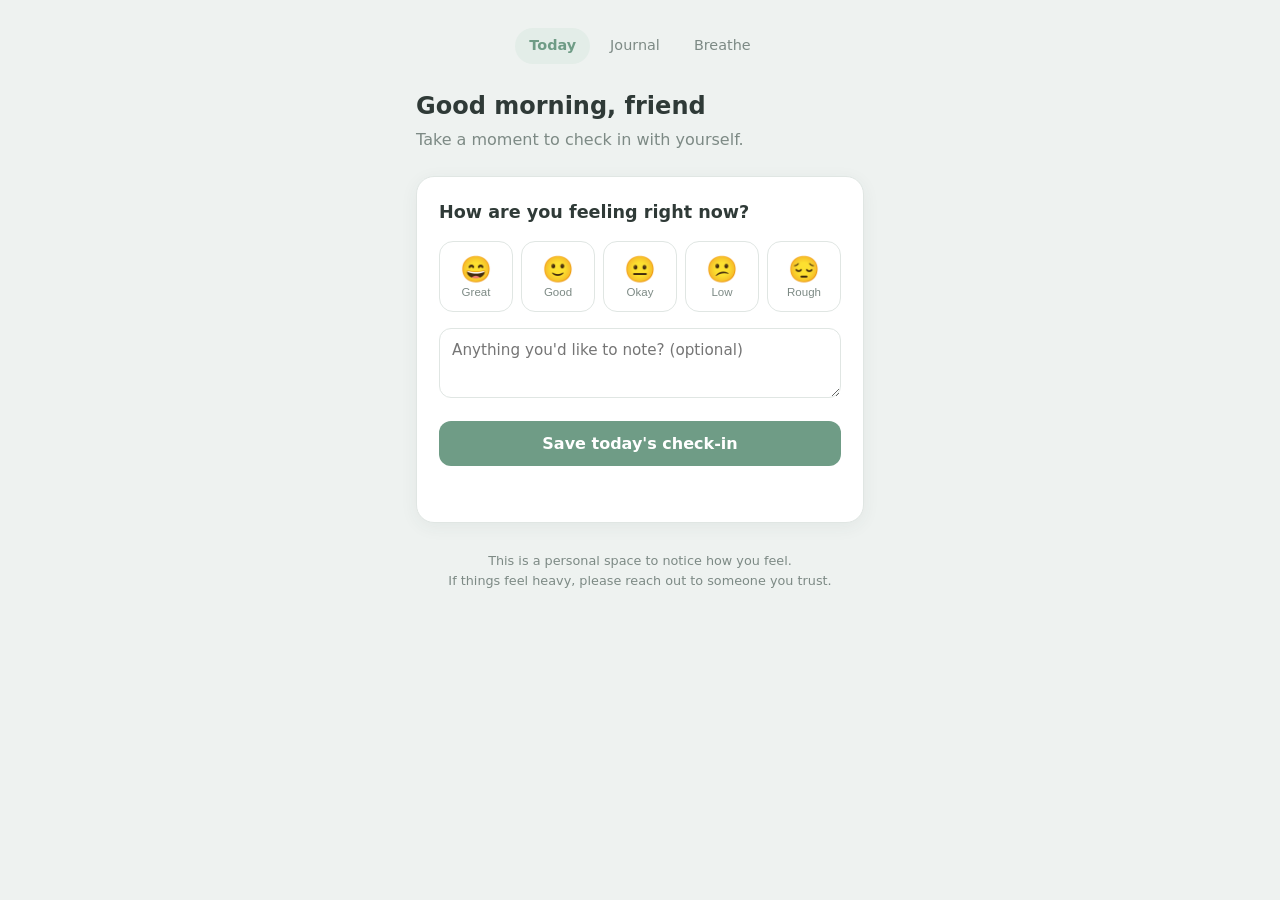
<file: index.html>
<!DOCTYPE html>
<!--
  Calm Corner - Home / daily check-in
  This is the main page. It says hello, asks how I'm feeling, and lets me
  save a quick check-in with an optional note.
-->
<html lang="en">
<head>
  <meta charset="UTF-8" />
  <meta name="viewport" content="width=device-width, initial-scale=1.0" />
  <title>Calm Corner</title>
  <link rel="stylesheet" href="style.css" />
</head>

<body>
  <div class="wrap">

    <!-- Navigation, same links on every page -->
    <nav>
      <a href="index.html" class="active">Today</a>
      <a href="journal.html">Journal</a>
      <a href="breathe.html">Breathe</a>
    </nav>

    <!-- Greeting is filled in by JavaScript using the name + time of day -->
    <div class="greeting" id="greeting">Hello</div>
    <p class="sub" id="subline">Take a moment to check in with yourself.</p>

    <div class="card">
      <h2>How are you feeling right now?</h2>

      <div class="moods" id="moods">
        <!-- Each mood button carries its label in data-mood -->
        <button class="mood" data-mood="Great"><span class="face">😄</span><span class="name">Great</span></button>
        <button class="mood" data-mood="Good"><span class="face">🙂</span><span class="name">Good</span></button>
        <button class="mood" data-mood="Okay"><span class="face">😐</span><span class="name">Okay</span></button>
        <button class="mood" data-mood="Low"><span class="face">😕</span><span class="name">Low</span></button>
        <button class="mood" data-mood="Rough"><span class="face">😔</span><span class="name">Rough</span></button>
      </div>

      <textarea id="note" placeholder="Anything you'd like to note? (optional)"></textarea>

      <button class="btn" id="saveBtn">Save today's check-in</button>
      <div class="saved-msg" id="savedMsg"></div>
    </div>

    <footer>
      This is a personal space to notice how you feel.<br />
      If things feel heavy, please reach out to someone you trust.
    </footer>
  </div>

  <script>
    /* ---------- A friendly greeting based on the time and your name ---------- */

    // Ask for a name the very first time, then remember it.
    function getName() {
      let name = localStorage.getItem("cc_name");
      if (!name) {
        name = prompt("Hi! What should I call you?");
        if (name) {
          name = name.trim();
          localStorage.setItem("cc_name", name);
        }
      }
      return name || "friend";
    }

    // Pick a greeting word based on the current hour.
    function timeGreeting() {
      const hour = new Date().getHours();
      if (hour < 12) return "Good morning";
      if (hour < 17) return "Good afternoon";
      return "Good evening";
    }

    document.getElementById("greeting").textContent =
      timeGreeting() + ", " + getName();

    /* ---------- Picking a mood ---------- */

    let selectedMood = null;
    const moodButtons = document.querySelectorAll(".mood");

    moodButtons.forEach(function (button) {
      button.onclick = function () {
        // clear any previous choice, then highlight this one
        moodButtons.forEach(function (b) {
          b.classList.remove("selected");
        });
        button.classList.add("selected");
        selectedMood = button.getAttribute("data-mood");
      };
    });

    /* ---------- Saving a check-in ---------- */

    // Load the list of past entries (or start empty).
    // Wrapped in try/catch so a bad value in storage can never crash the page.
    function loadEntries() {
      try {
        const saved = localStorage.getItem("cc_entries");
        const parsed = saved ? JSON.parse(saved) : [];
        return Array.isArray(parsed) ? parsed : [];
      } catch (e) {
        return [];
      }
    }

    document.getElementById("saveBtn").onclick = function () {
      if (!selectedMood) {
        document.getElementById("savedMsg").textContent =
          "Pick a mood first 🙂";
        return;
      }

      const entries = loadEntries();

      // Add the new check-in to the list.
      entries.push({
        mood: selectedMood,
        note: document.getElementById("note").value.trim(),
        date: new Date().toLocaleDateString(),
        time: new Date().toLocaleTimeString([], { hour: "2-digit", minute: "2-digit" })
      });

      localStorage.setItem("cc_entries", JSON.stringify(entries));

      // Reset the form and show a kind message.
      document.getElementById("note").value = "";
      moodButtons.forEach(function (b) { b.classList.remove("selected"); });
      selectedMood = null;
      document.getElementById("savedMsg").textContent =
        "Saved. Thanks for checking in with yourself 🌿";
    };
  </script>
</body>
</html>
</file>
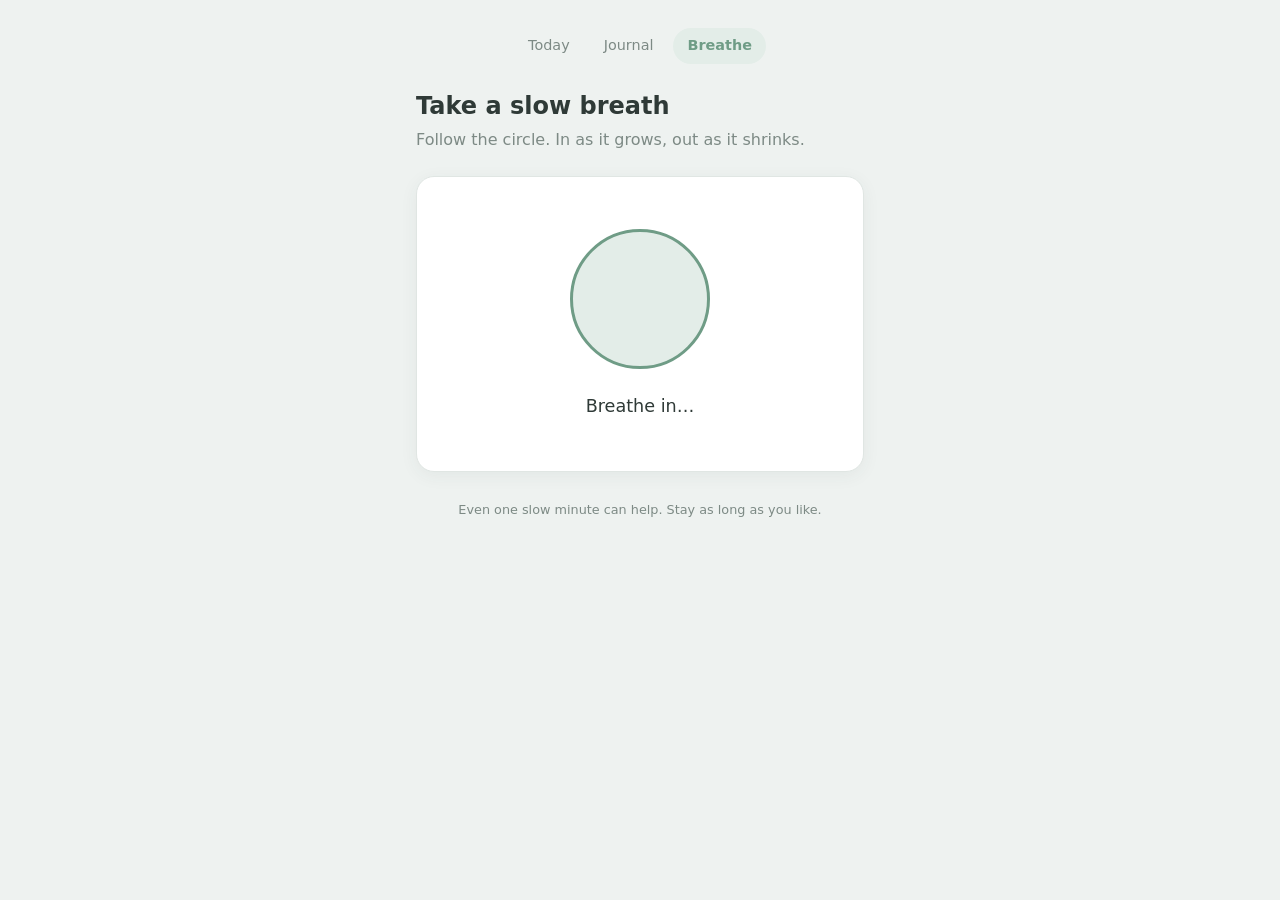
<file: breathe.html>
<!DOCTYPE html>
<!--
  Calm Corner - Breathe
  A simple breathing exercise. The circle grows and shrinks slowly, and the
  words change to guide you: breathe in as it grows, out as it shrinks.
-->
<html lang="en">
<head>
  <meta charset="UTF-8" />
  <meta name="viewport" content="width=device-width, initial-scale=1.0" />
  <title>Breathe - Calm Corner</title>
  <link rel="stylesheet" href="style.css" />
</head>

<body>
  <div class="wrap">

    <nav>
      <a href="index.html">Today</a>
      <a href="journal.html">Journal</a>
      <a href="breathe.html" class="active">Breathe</a>
    </nav>

    <div class="greeting">Take a slow breath</div>
    <p class="sub">Follow the circle. In as it grows, out as it shrinks.</p>

    <div class="card">
      <div class="breathe-stage">
        <div class="circle"><span id="count"></span></div>
        <div class="cue" id="cue">Breathe in…</div>
      </div>
    </div>

    <footer>
      Even one slow minute can help. Stay as long as you like.
    </footer>
  </div>

  <script>
    /*
      The circle's animation is 8 seconds long (set in the CSS):
      4 seconds growing (breathe in) and 4 seconds shrinking (breathe out).
      Here we just swap the words to match that rhythm.
    */

    const cue = document.getElementById("cue");
    let breathingIn = true;

    function switchCue() {
      if (breathingIn) {
        cue.textContent = "Breathe in…";
      } else {
        cue.textContent = "Breathe out…";
      }
      breathingIn = !breathingIn; // flip for next time
    }

    // Start on "breathe in", then switch every 4 seconds.
    switchCue();
    setInterval(switchCue, 4000);
  </script>
</body>
</html>
</file>
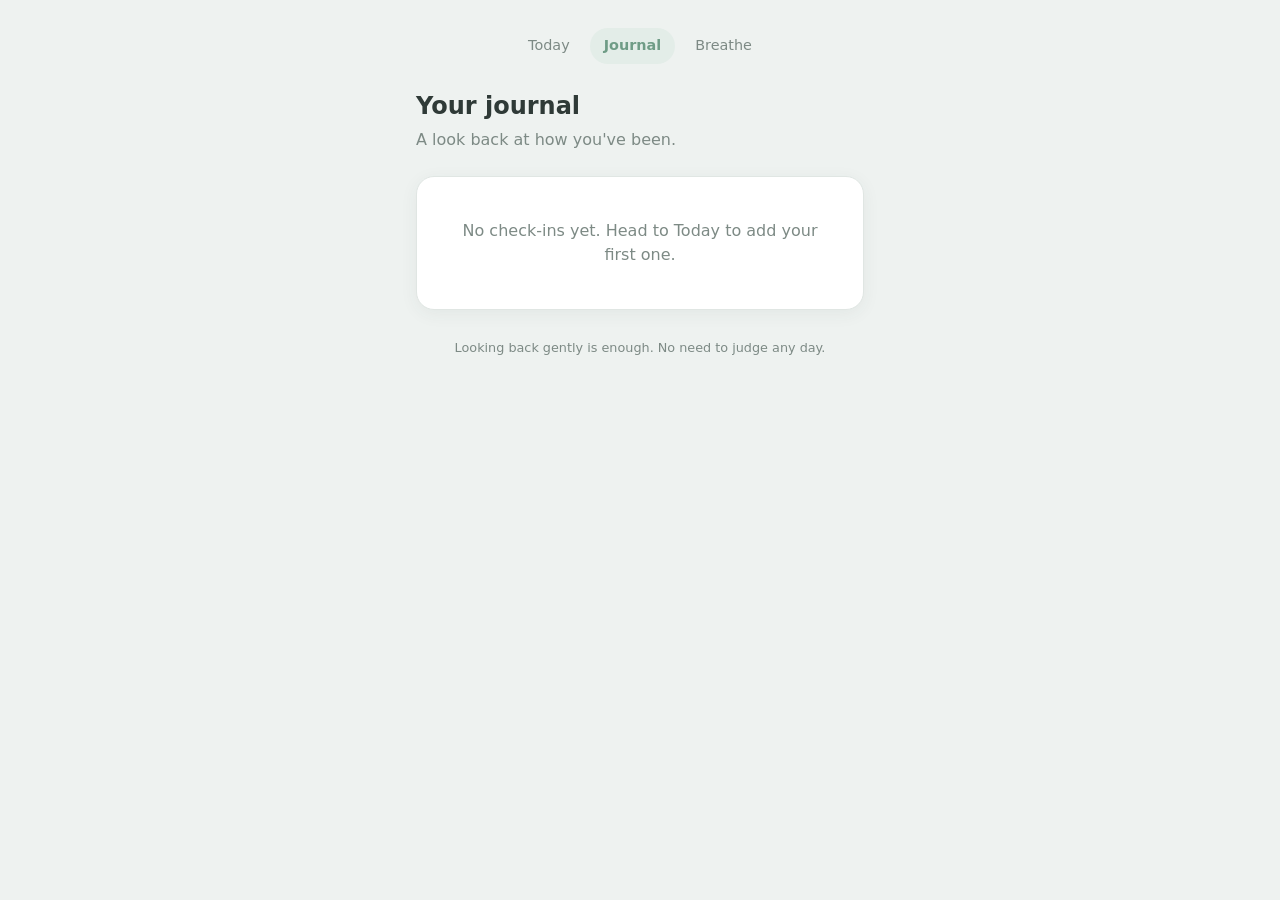
<file: journal.html>
<!DOCTYPE html>
<!--
  Calm Corner - Journal
  This page shows my past check-ins, newest first, and a gentle summary
  of how many times I've checked in.
-->
<html lang="en">
<head>
  <meta charset="UTF-8" />
  <meta name="viewport" content="width=device-width, initial-scale=1.0" />
  <title>Journal - Calm Corner</title>
  <link rel="stylesheet" href="style.css" />
</head>

<body>
  <div class="wrap">

    <nav>
      <a href="index.html">Today</a>
      <a href="journal.html" class="active">Journal</a>
      <a href="breathe.html">Breathe</a>
    </nav>

    <div class="greeting">Your journal</div>
    <p class="sub" id="summary">A look back at how you've been.</p>

    <div class="card">
      <div id="entries"></div>
    </div>

    <footer>
      Looking back gently is enough. No need to judge any day.
    </footer>
  </div>

  <script>
    // A little map so I can show the right emoji for each saved mood.
    const faces = {
      Great: "😄",
      Good: "🙂",
      Okay: "😐",
      Low: "😕",
      Rough: "😔"
    };

    // Make any text safe to drop into HTML, so notes with characters
    // like < or & always display correctly instead of breaking the page.
    function escapeHtml(text) {
      const div = document.createElement("div");
      div.textContent = text;
      return div.innerHTML;
    }

    // Load past entries. Wrapped in try/catch so bad storage never crashes it.
    function loadEntries() {
      try {
        const saved = localStorage.getItem("cc_entries");
        const parsed = saved ? JSON.parse(saved) : [];
        return Array.isArray(parsed) ? parsed : [];
      } catch (e) {
        return [];
      }
    }

    function saveEntries(entries) {
      localStorage.setItem("cc_entries", JSON.stringify(entries));
    }

    // Draw every entry, newest at the top.
    function showEntries() {
      const entries = loadEntries();
      const box = document.getElementById("entries");
      const summary = document.getElementById("summary");

      if (entries.length === 0) {
        box.innerHTML =
          '<p class="empty">No check-ins yet. Head to Today to add your first one.</p>';
        summary.textContent = "A look back at how you've been.";
        return;
      }

      // A gentle summary line.
      summary.textContent =
        "You've checked in " + entries.length +
        (entries.length === 1 ? " time. That counts." : " times. That counts.");

      box.innerHTML = "";

      // Go backwards so the newest shows first.
      entries
        .slice()
        .reverse()
        .forEach(function (entry, reversedIndex) {
          // work out the real position in the original list (for deleting)
          const realIndex = entries.length - 1 - reversedIndex;

          const row = document.createElement("div");
          row.className = "entry";

          const noteText = entry.note ? escapeHtml(entry.note) : "(no note)";

          row.innerHTML =
            '<div class="face">' + (faces[entry.mood] || "🙂") + "</div>" +
            '<div class="body">' +
              '<div class="when">' + escapeHtml(entry.date) + " · " +
                escapeHtml(entry.time) + " · " + escapeHtml(entry.mood) + "</div>" +
              '<div class="note">' + noteText + "</div>" +
            "</div>";

          const remove = document.createElement("button");
          remove.className = "remove";
          remove.textContent = "×";
          remove.onclick = function () {
            const all = loadEntries();
            all.splice(realIndex, 1); // remove this one
            saveEntries(all);
            showEntries();            // redraw
          };
          row.appendChild(remove);

          box.appendChild(row);
        });
    }

    showEntries();
  </script>
</body>
</html>
</file>
<file: style.css>
/*
  Calm Corner - shared styles
  One stylesheet used by all three pages so the whole site looks the same.
  I kept the colours calm and soft on purpose.
*/

:root {
  --bg: #eef2f0;          /* soft pale background */
  --card: #ffffff;
  --text: #2f3a37;        /* main text */
  --muted: #7d8a85;       /* softer grey text */
  --accent: #6f9c86;      /* sage green */
  --accent-soft: #e3ede8; /* pale green */
  --plum: #9b7fa6;        /* second accent, used gently */
  --border: #e0e6e3;
  --shadow: 0 4px 18px rgba(50, 70, 60, 0.06);
}

* {
  box-sizing: border-box;
  margin: 0;
  padding: 0;
}

body {
  font-family: system-ui, -apple-system, "Segoe UI", Roboto, sans-serif;
  background: var(--bg);
  color: var(--text);
  min-height: 100vh;
  line-height: 1.5;
}

/* Wrapper that centres the content and keeps it a comfy width */
.wrap {
  max-width: 480px;
  margin: 0 auto;
  padding: 20px 16px 40px;
}

/* ---------- Top navigation (same on every page) ---------- */
nav {
  display: flex;
  gap: 6px;
  justify-content: center;
  margin-bottom: 24px;
  padding-top: 8px;
}

nav a {
  text-decoration: none;
  color: var(--muted);
  font-size: 0.9rem;
  padding: 7px 14px;
  border-radius: 20px;
  transition: all 0.15s ease;
}

nav a:hover {
  color: var(--text);
  background: var(--accent-soft);
}

/* the current page's link is highlighted */
nav a.active {
  color: var(--accent);
  background: var(--accent-soft);
  font-weight: 600;
}

/* ---------- Headings ---------- */
.greeting {
  font-size: 1.5rem;
  font-weight: 600;
  margin-bottom: 4px;
}

.sub {
  color: var(--muted);
  margin-bottom: 24px;
}

/* ---------- Cards ---------- */
.card {
  background: var(--card);
  border: 1px solid var(--border);
  border-radius: 18px;
  box-shadow: var(--shadow);
  padding: 22px;
  margin-bottom: 18px;
}

.card h2 {
  font-size: 1.1rem;
  margin-bottom: 16px;
  font-weight: 600;
}

/* ---------- Mood buttons ---------- */
.moods {
  display: flex;
  gap: 8px;
  justify-content: space-between;
}

.mood {
  flex: 1;
  border: 1px solid var(--border);
  background: var(--card);
  border-radius: 14px;
  padding: 12px 4px;
  cursor: pointer;
  text-align: center;
  transition: all 0.15s ease;
}

.mood:hover {
  border-color: var(--accent);
}

.mood .face {
  font-size: 1.6rem;
  display: block;
}

.mood .name {
  font-size: 0.72rem;
  color: var(--muted);
  margin-top: 4px;
}

/* the mood the user picked */
.mood.selected {
  border-color: var(--accent);
  background: var(--accent-soft);
}

.mood.selected .name {
  color: var(--accent);
  font-weight: 600;
}

/* ---------- Note box and buttons ---------- */
textarea {
  width: 100%;
  border: 1px solid var(--border);
  border-radius: 12px;
  padding: 12px;
  font-family: inherit;
  font-size: 0.95rem;
  color: var(--text);
  resize: vertical;
  min-height: 70px;
  margin-top: 16px;
}

textarea:focus {
  outline: 2px solid var(--accent);
  border-color: var(--accent);
}

.btn {
  display: inline-block;
  width: 100%;
  text-align: center;
  border: none;
  border-radius: 12px;
  background: var(--accent);
  color: #fff;
  font-size: 1rem;
  font-weight: 600;
  padding: 13px;
  cursor: pointer;
  margin-top: 16px;
  font-family: inherit;
}

.btn:hover {
  opacity: 0.92;
}

/* small confirmation message after saving */
.saved-msg {
  text-align: center;
  color: var(--accent);
  font-weight: 500;
  margin-top: 14px;
  min-height: 20px;
}

/* ---------- Journal entries ---------- */
.entry {
  display: flex;
  gap: 12px;
  padding: 14px 0;
  border-bottom: 1px solid var(--border);
}

.entry:last-child {
  border-bottom: none;
}

.entry .face {
  font-size: 1.5rem;
}

.entry .body {
  flex: 1;
}

.entry .when {
  font-size: 0.78rem;
  color: var(--muted);
}

.entry .note {
  margin-top: 3px;
  font-size: 0.95rem;
}

.entry .remove {
  background: transparent;
  border: none;
  color: var(--muted);
  cursor: pointer;
  font-size: 1.1rem;
}

.entry .remove:hover {
  color: var(--plum);
}

.empty {
  text-align: center;
  color: var(--muted);
  padding: 20px;
}

/* ---------- Breathing circle ---------- */
.breathe-stage {
  display: flex;
  flex-direction: column;
  align-items: center;
  justify-content: center;
  padding: 30px 0;
}

.circle {
  width: 140px;
  height: 140px;
  border-radius: 50%;
  background: var(--accent-soft);
  border: 3px solid var(--accent);
  display: flex;
  align-items: center;
  justify-content: center;
  /* the animation grows and shrinks the circle in a slow loop */
  animation: breathe 8s ease-in-out infinite;
}

.circle span {
  color: var(--accent);
  font-weight: 600;
}

@keyframes breathe {
  0%   { transform: scale(0.7); }  /* smallest: fully breathed out */
  50%  { transform: scale(1.1); }  /* biggest: fully breathed in */
  100% { transform: scale(0.7); }
}

/* respect people who prefer less motion */
@media (prefers-reduced-motion: reduce) {
  .circle {
    animation: none;
  }
}

.cue {
  margin-top: 24px;
  font-size: 1.1rem;
  color: var(--text);
  min-height: 24px;
}

/* ---------- Footer ---------- */
footer {
  text-align: center;
  color: var(--muted);
  font-size: 0.8rem;
  margin-top: 28px;
  line-height: 1.6;
}
</file>
